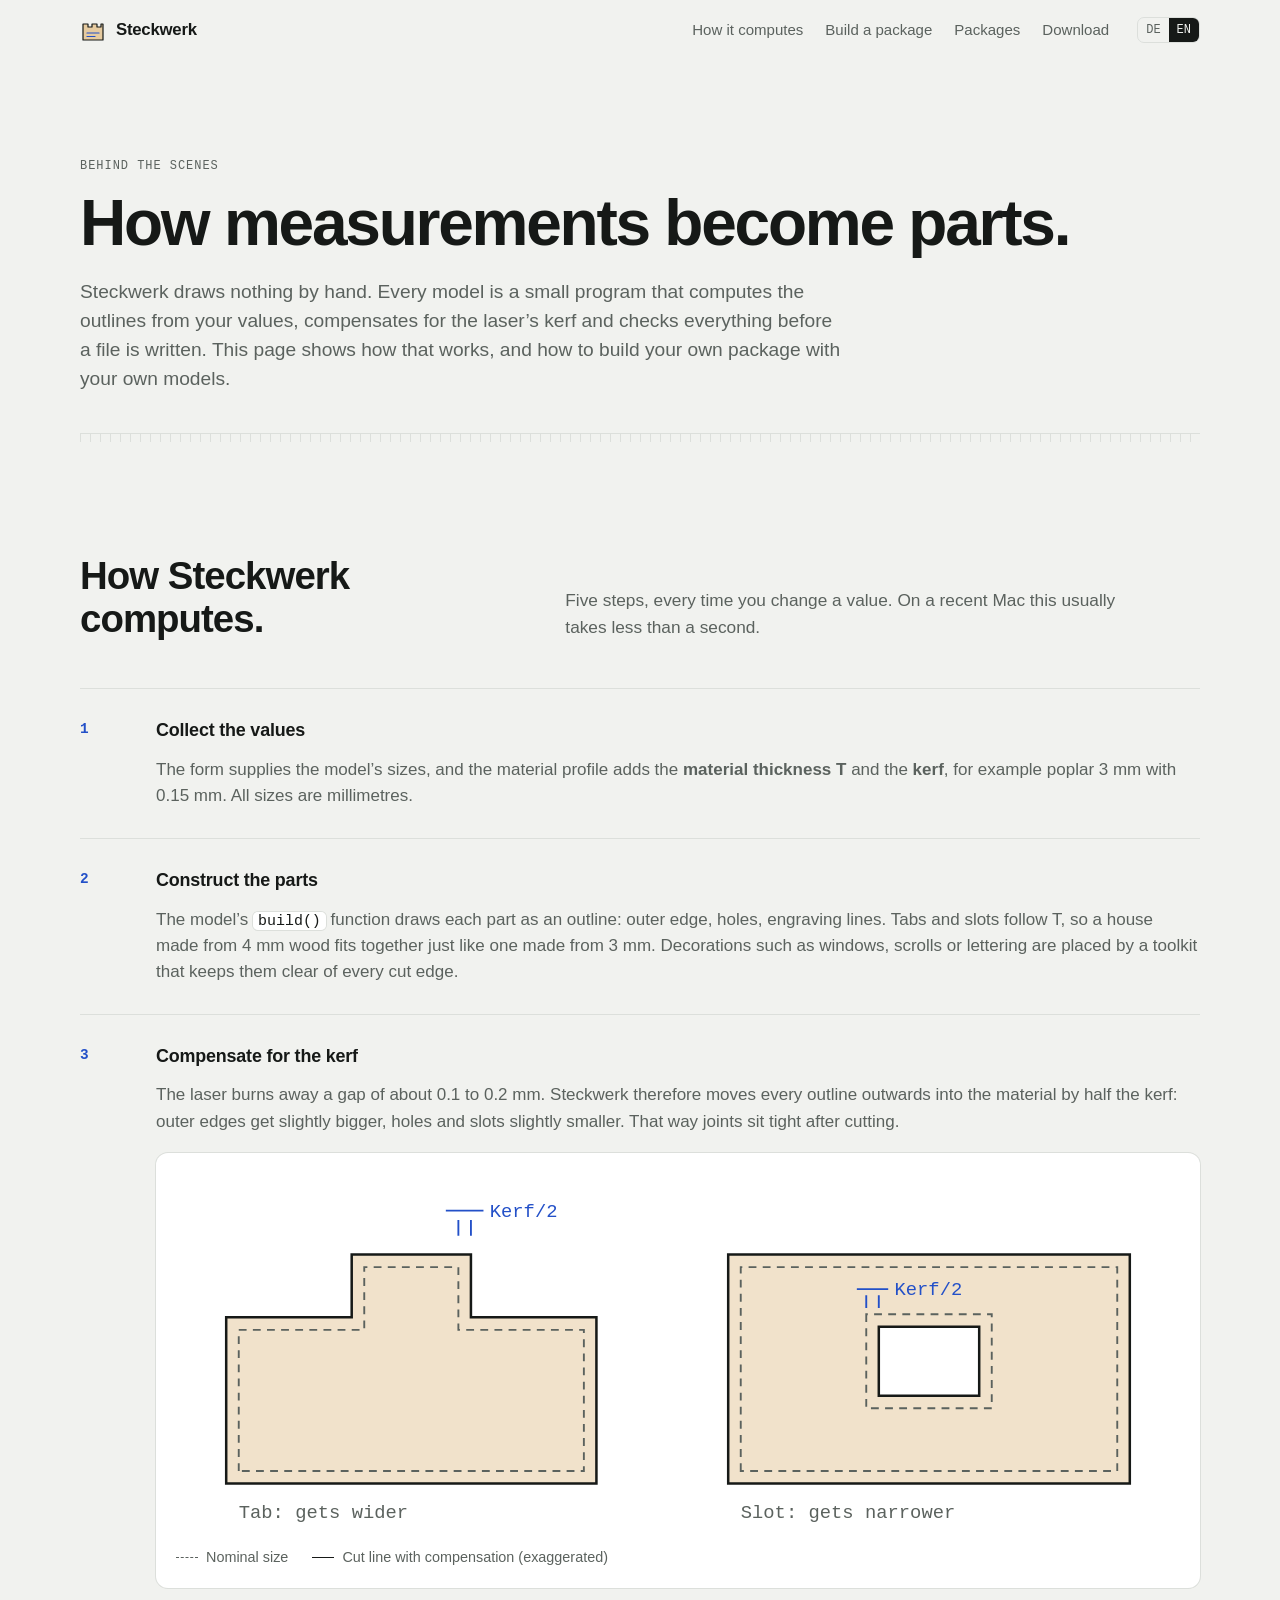
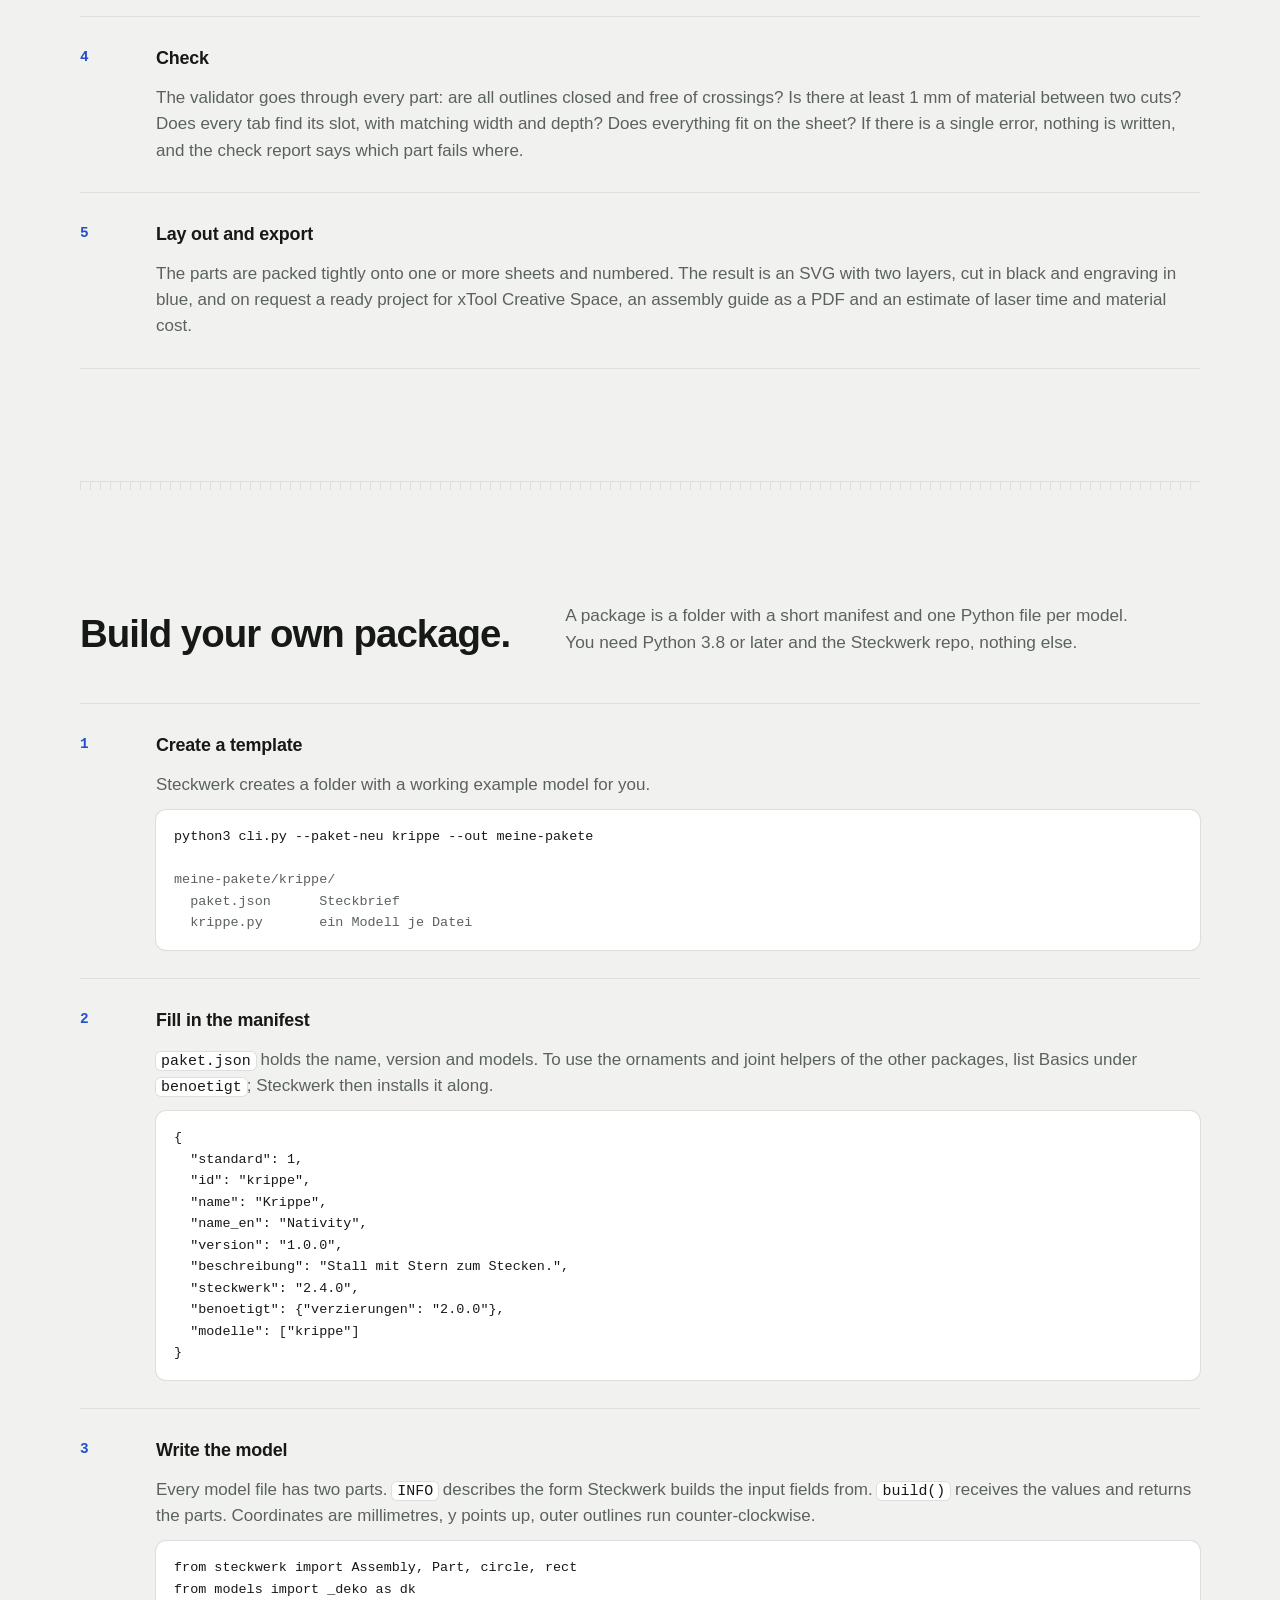
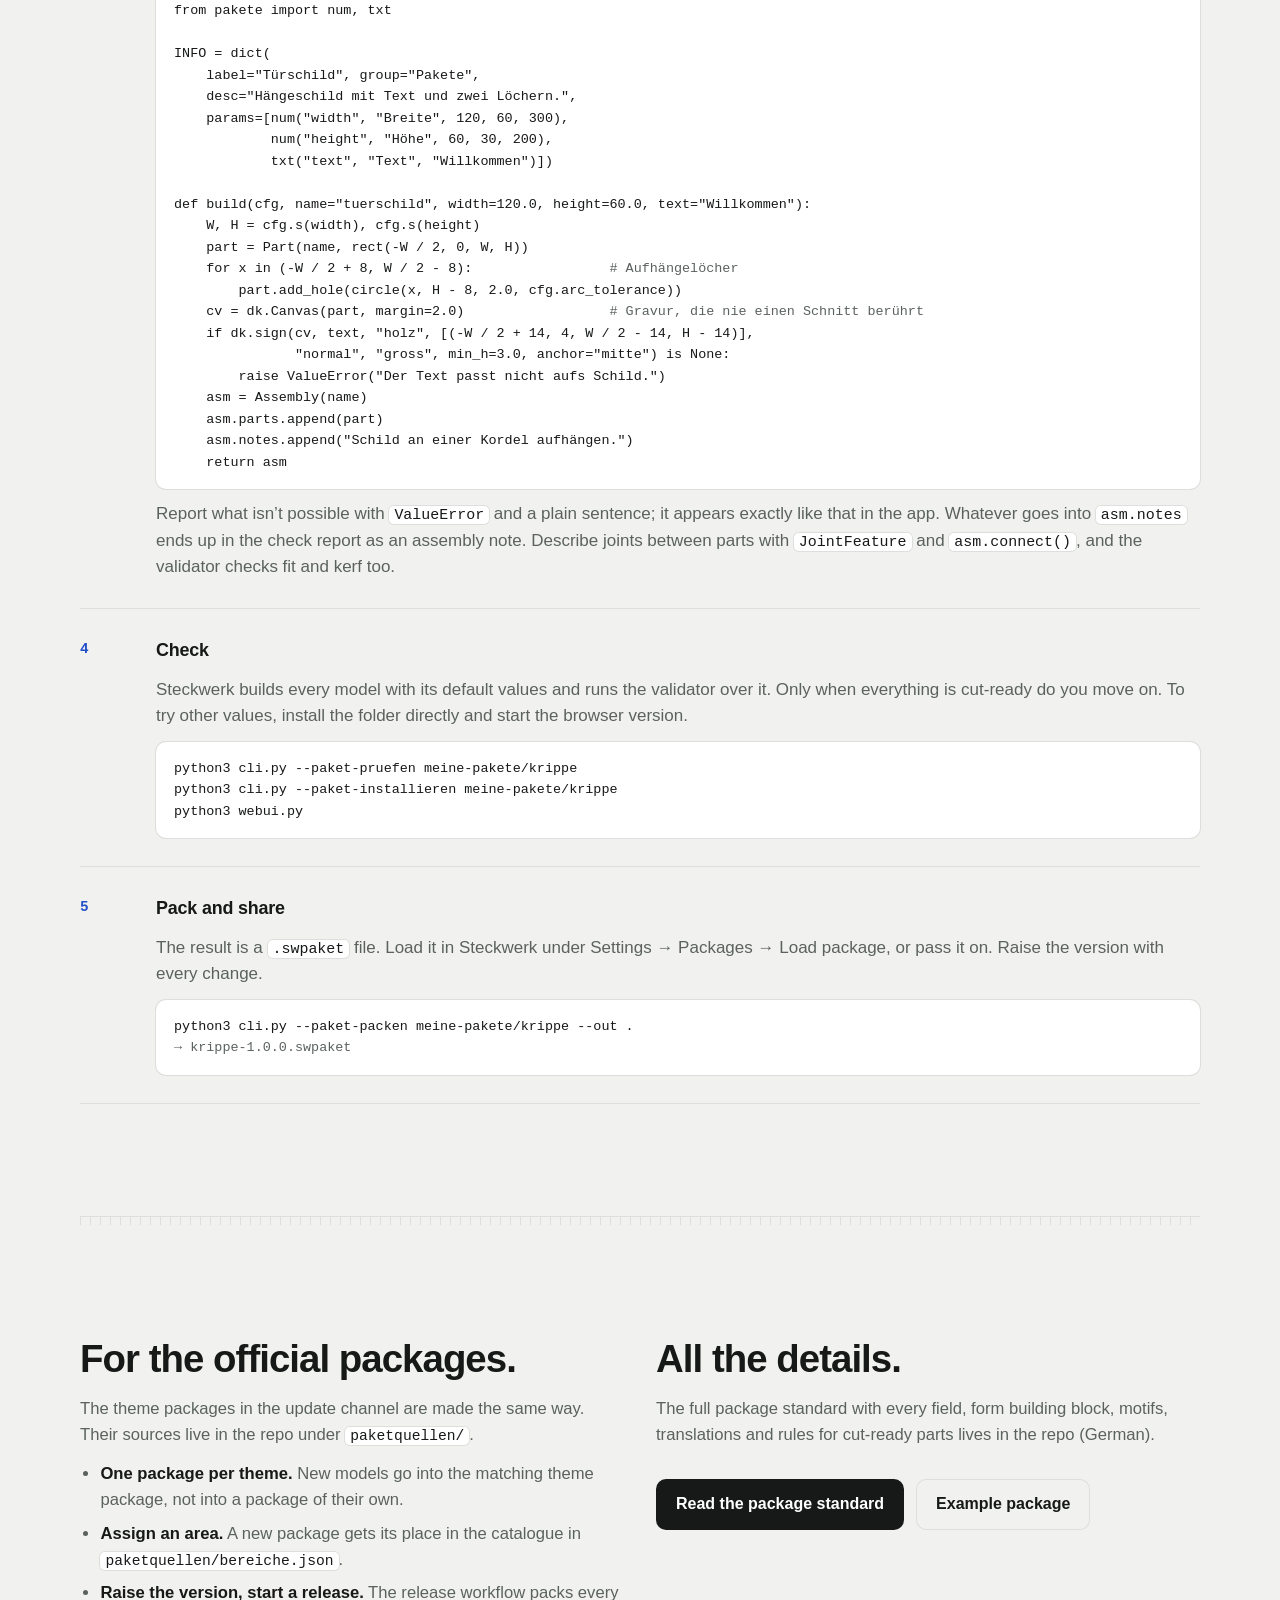
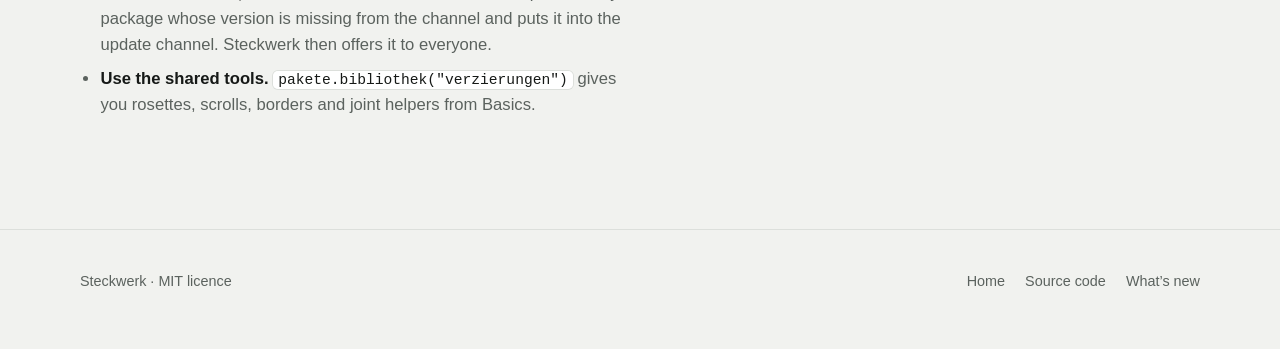
<file: webseite/pakete-bauen.html>
<!doctype html>
<html lang="de">
<head>
<meta charset="utf-8">
<meta name="viewport" content="width=device-width, initial-scale=1, viewport-fit=cover">
<title>Pakete bauen · Steckwerk</title>
<meta name="description" content="Wie Steckwerk aus ein paar Maßen schnittfertige Teile errechnet, und wie du selbst ein Themenpaket mit eigenen Modellen baust, prüfst und packst.">
<meta name="color-scheme" content="light dark">
<link rel="icon" href="bilder/symbol.svg" type="image/svg+xml">
<link rel="stylesheet" href="stil.css">
<style>
/* Sprachblöcke: lange Texte stehen doppelt im HTML, die Sprachwahl blendet einen aus */
html[lang="de"] [lang="en"]:not(html), html[lang="en"] [lang="de"]:not(html) { display: none !important; }
.artikel { max-width: 46rem; }
.artikel p, .artikel li { color: var(--grau); font-size: 1.04rem; }
.artikel p + p { margin-top: 14px; }
.artikel strong { color: var(--tinte); font-weight: 600; }
.artikel ul { padding-left: 1.2em; margin: 14px 0 0; display: grid; gap: 8px; }
.einstieg.schmal .rahmen { grid-template-columns: minmax(0, 1fr); }
.einstieg.schmal p.unter { max-width: 40em; }
.folge { list-style: none; padding: 0; margin: 0; display: grid; gap: 0; counter-reset: s; }
.folge > li { display: grid; grid-template-columns: 56px minmax(0, 1fr); gap: 20px; padding: 28px 0; border-top: 1px solid var(--linie); }
.folge > li:last-child { border-bottom: 1px solid var(--linie); }
.folge > li::before { counter-increment: s; content: counter(s); font: 600 0.9rem var(--mono); color: var(--gravur); padding-top: 4px; }
.folge h3 { margin-bottom: 8px; }
.folge p { color: var(--grau); }
.folge p + p, .folge p + pre, .folge pre + p { margin-top: 12px; }
pre.code { margin: 0; background: var(--flaeche); box-shadow: 0 0 0 1px var(--linie); border-radius: 10px; padding: 16px 18px; overflow-x: auto; font: 0.84rem/1.6 var(--mono); color: var(--tinte); tab-size: 4; }
pre.code .k { color: var(--grau); }
code.i { font-family: var(--mono); font-size: 0.88em; background: var(--flaeche); box-shadow: 0 0 0 1px var(--linie); padding: 1px 5px; border-radius: 5px; color: var(--tinte); }
.zeichnung { background: var(--flaeche); border-radius: 12px; box-shadow: 0 0 0 1px var(--linie); padding: 20px; overflow-x: auto; }
.zeichnung svg { display: block; width: 100%; min-width: 520px; height: auto; }
.zeichnung .soll { fill: none; stroke: var(--grau); stroke-width: 1.2; stroke-dasharray: 5 4; }
.zeichnung .ist { fill: var(--holz); fill-opacity: .55; stroke: var(--tinte); stroke-width: 1.6; fill-rule: evenodd; }
.zeichnung .mass { stroke: var(--gravur); stroke-width: 1.2; fill: none; }
.zeichnung text { font: 12px var(--mono); fill: var(--grau); }
.zeichnung text.blau { fill: var(--gravur); }
.legende { display: flex; flex-wrap: wrap; gap: 8px 24px; margin-top: 12px; color: var(--grau); font-size: 0.9rem; }
.legende span { display: inline-flex; align-items: center; gap: 8px; }
.legende i { display: inline-block; width: 22px; height: 0; border-top: 1.6px solid var(--tinte); }
.legende i.gestrichelt { border-top: 1.2px dashed var(--grau); }
.zwei { display: grid; grid-template-columns: minmax(0, 1fr) minmax(0, 1fr); gap: 32px; align-items: start; }
@media (max-width: 860px) { .zwei { grid-template-columns: minmax(0, 1fr); } .folge > li { grid-template-columns: 32px minmax(0, 1fr); gap: 12px; } }
</style>
</head>
<body>

<header class="kopf" id="kopf">
  <div class="rahmen">
    <a class="wortmarke" href="index.html">
      <svg viewBox="0 0 26 26" aria-hidden="true"><path fill="var(--holz)" stroke="var(--tinte)" stroke-width="1.2" stroke-linejoin="round" d="M3 7h5v3h4V7h5v3h4V7h2v16H3z"/><path fill="none" stroke="var(--gravur)" stroke-width="1.2" stroke-linecap="round" d="M7 16h12M7 19.5h8"/></svg>
      Steckwerk
    </a>
    <nav class="nav" aria-label="Seiten">
      <a href="#rechnen"><span lang="de">So rechnet Steckwerk</span><span lang="en">How it computes</span></a>
      <a href="#bauen"><span lang="de">Paket bauen</span><span lang="en">Build a package</span></a>
      <a href="index.html#pakete"><span lang="de">Pakete</span><span lang="en">Packages</span></a>
      <a href="index.html#laden"><span lang="de">Laden</span><span lang="en">Download</span></a>
    </nav>
    <div class="sprache" role="group" aria-label="Sprache">
      <button type="button" id="sp-de" aria-pressed="true">DE</button>
      <button type="button" id="sp-en" aria-pressed="false">EN</button>
    </div>
  </div>
</header>

<main>
  <section class="einstieg schmal">
    <div class="rahmen">
      <div>
        <p class="marke"><span lang="de">Hinter den Kulissen</span><span lang="en">Behind the scenes</span></p>
        <h1 style="margin-top:14px"><span lang="de">Wie aus Maßen Teile werden.</span><span lang="en">How measurements become parts.</span></h1>
        <p class="unter" lang="de">Steckwerk zeichnet nichts von Hand. Jedes Modell ist ein kleines Programm, das aus deinen Werten die Konturen errechnet, die Schnittbreite des Lasers ausgleicht und alles prüft, bevor eine Datei entsteht. Auf dieser Seite siehst du, wie das abläuft, und wie du selbst ein Paket mit eigenen Modellen baust.</p>
        <p class="unter" lang="en">Steckwerk draws nothing by hand. Every model is a small program that computes the outlines from your values, compensates for the laser’s kerf and checks everything before a file is written. This page shows how that works, and how to build your own package with your own models.</p>
      </div>
    </div>
  </section>

  <div class="rahmen"><div class="trenner"></div></div>

  <section class="abschnitt" id="rechnen">
    <div class="rahmen">
      <div class="kopfzeile">
        <h2><span lang="de">So rechnet Steckwerk.</span><span lang="en">How Steckwerk computes.</span></h2>
        <p lang="de">Fünf Schritte, jedes Mal, wenn du einen Wert änderst. Auf einem neueren Mac dauert das meist weniger als eine Sekunde.</p>
        <p lang="en">Five steps, every time you change a value. On a recent Mac this usually takes less than a second.</p>
      </div>

      <ol class="folge">
        <li>
          <div>
            <h3><span lang="de">Werte sammeln</span><span lang="en">Collect the values</span></h3>
            <p lang="de">Aus dem Formular kommen die Maße des Modells, dazu aus dem Materialprofil die <strong>Materialstärke T</strong> und die <strong>Schnittbreite (Kerf)</strong>, zum Beispiel Pappel 3 mm mit 0,15 mm. Alle Maße sind Millimeter.</p>
            <p lang="en">The form supplies the model’s sizes, and the material profile adds the <strong>material thickness T</strong> and the <strong>kerf</strong>, for example poplar 3 mm with 0.15 mm. All sizes are millimetres.</p>
          </div>
        </li>
        <li>
          <div>
            <h3><span lang="de">Teile konstruieren</span><span lang="en">Construct the parts</span></h3>
            <p lang="de">Die Funktion <code class="i">build()</code> des Modells zeichnet jedes Teil als Kontur: Außenkante, Löcher, Gravurlinien. Zinken und Schlitze richten sich nach T, damit ein Haus aus 4 mm Holz genauso zusammengeht wie eines aus 3 mm. Verzierungen wie Fenster, Ranken oder Schrift setzt ein Baukasten so, dass sie nie eine Schnittkante berühren.</p>
            <p lang="en">The model’s <code class="i">build()</code> function draws each part as an outline: outer edge, holes, engraving lines. Tabs and slots follow T, so a house made from 4 mm wood fits together just like one made from 3 mm. Decorations such as windows, scrolls or lettering are placed by a toolkit that keeps them clear of every cut edge.</p>
          </div>
        </li>
        <li>
          <div>
            <h3><span lang="de">Schnittbreite ausgleichen</span><span lang="en">Compensate for the kerf</span></h3>
            <p lang="de">Der Laser brennt eine Fuge von etwa 0,1 bis 0,2 mm weg. Steckwerk verschiebt deshalb jede Kontur um die halbe Schnittbreite nach außen ins Material: Außenkanten werden etwas größer, Löcher und Schlitze etwas kleiner. So sitzen Steckungen nach dem Schneiden stramm.</p>
            <p lang="en">The laser burns away a gap of about 0.1 to 0.2 mm. Steckwerk therefore moves every outline outwards into the material by half the kerf: outer edges get slightly bigger, holes and slots slightly smaller. That way joints sit tight after cutting.</p>
            <div class="zeichnung" style="margin-top:18px">
              <svg viewBox="0 0 640 230" role="img" aria-label="Kerf-Ausgleich an Zinken und Schlitz">
                <path class="ist" d="M32,198 L32,92 L112,92 L112,52 L188,52 L188,92 L268,92 L268,198 Z"/>
                <path class="soll" d="M40,190 L40,100 L120,100 L120,60 L180,60 L180,100 L260,100 L260,190 Z"/>
                <path class="mass" d="M188,40 L188,30 M180,40 L180,30 M172,24 L196,24"/>
                <text x="200" y="28" class="blau">Kerf/2</text>
                <text x="40" y="220" lang="de">Zinken: wird breiter</text>
                <text x="40" y="220" lang="en">Tab: gets wider</text>
                <path class="ist" d="M352,198 L352,52 L608,52 L608,198 Z M448,98 L448,142 L512,142 L512,98 Z"/>
                <path class="soll" d="M360,190 L360,60 L600,60 L600,190 Z M440,90 L440,150 L520,150 L520,90 Z"/>
                <path class="mass" d="M440,78 L440,86 M448,78 L448,86 M434,74 L454,74"/>
                <text x="458" y="78" class="blau">Kerf/2</text>
                <text x="360" y="220" lang="de">Schlitz: wird schmaler</text>
                <text x="360" y="220" lang="en">Slot: gets narrower</text>
              </svg>
              <div class="legende">
                <span><i class="gestrichelt"></i><span lang="de">Sollmaß</span><span lang="en">Nominal size</span></span>
                <span><i></i><span lang="de">Schnittlinie mit Ausgleich (hier stark vergrößert)</span><span lang="en">Cut line with compensation (exaggerated)</span></span>
              </div>
            </div>
          </div>
        </li>
        <li>
          <div>
            <h3><span lang="de">Prüfen</span><span lang="en">Check</span></h3>
            <p lang="de">Der Validator geht jedes Teil durch: Sind alle Konturen geschlossen und kreuzungsfrei? Bleibt zwischen zwei Schnitten mindestens 1 mm Material stehen? Findet jeder Zinken seinen Schlitz, mit passender Breite und Tiefe? Passt alles auf die Platte? Gibt es auch nur einen Fehler, wird nichts geschrieben, und der Prüfbericht sagt, welches Teil wo hakt.</p>
            <p lang="en">The validator goes through every part: are all outlines closed and free of crossings? Is there at least 1 mm of material between two cuts? Does every tab find its slot, with matching width and depth? Does everything fit on the sheet? If there is a single error, nothing is written, and the check report says which part fails where.</p>
          </div>
        </li>
        <li>
          <div>
            <h3><span lang="de">Anordnen und ausgeben</span><span lang="en">Lay out and export</span></h3>
            <p lang="de">Die Teile werden dicht auf eine oder mehrere Platten verteilt und mit Teilenummern versehen. Heraus kommt eine SVG mit zwei Ebenen, Schnitt in Schwarz und Gravur in Blau, und auf Wunsch ein fertiges Projekt für xTool Creative Space, eine Montageanleitung als PDF und eine Schätzung von Laserzeit und Materialkosten.</p>
            <p lang="en">The parts are packed tightly onto one or more sheets and numbered. The result is an SVG with two layers, cut in black and engraving in blue, and on request a ready project for xTool Creative Space, an assembly guide as a PDF and an estimate of laser time and material cost.</p>
          </div>
        </li>
      </ol>
    </div>
  </section>

  <div class="rahmen"><div class="trenner"></div></div>

  <section class="abschnitt" id="bauen">
    <div class="rahmen">
      <div class="kopfzeile">
        <h2><span lang="de">Ein eigenes Paket bauen.</span><span lang="en">Build your own package.</span></h2>
        <p lang="de">Ein Paket ist ein Ordner mit einem Steckbrief und je Modell einer Python-Datei. Du brauchst Python 3.8 oder neuer und das Steckwerk-Repo, sonst nichts.</p>
        <p lang="en">A package is a folder with a short manifest and one Python file per model. You need Python 3.8 or later and the Steckwerk repo, nothing else.</p>
      </div>

      <ol class="folge">
        <li>
          <div>
            <h3><span lang="de">Vorlage anlegen</span><span lang="en">Create a template</span></h3>
            <p lang="de">Steckwerk legt dir einen Ordner mit einem lauffähigen Beispielmodell an.</p>
            <p lang="en">Steckwerk creates a folder with a working example model for you.</p>
<pre class="code">python3 cli.py --paket-neu krippe --out meine-pakete

<span class="k">meine-pakete/krippe/
  paket.json      Steckbrief
  krippe.py       ein Modell je Datei</span></pre>
          </div>
        </li>
        <li>
          <div>
            <h3><span lang="de">Steckbrief ausfüllen</span><span lang="en">Fill in the manifest</span></h3>
            <p lang="de">In <code class="i">paket.json</code> stehen Name, Version und die Modelle. Wer Ornamente und Steckhelfer der anderen Pakete nutzen will, trägt Grundlagen unter <code class="i">benoetigt</code> ein; Steckwerk installiert es dann mit.</p>
            <p lang="en"><code class="i">paket.json</code> holds the name, version and models. To use the ornaments and joint helpers of the other packages, list Basics under <code class="i">benoetigt</code>; Steckwerk then installs it along.</p>
<pre class="code">{
  "standard": 1,
  "id": "krippe",
  "name": "Krippe",
  "name_en": "Nativity",
  "version": "1.0.0",
  "beschreibung": "Stall mit Stern zum Stecken.",
  "steckwerk": "2.4.0",
  "benoetigt": {"verzierungen": "2.0.0"},
  "modelle": ["krippe"]
}</pre>
          </div>
        </li>
        <li>
          <div>
            <h3><span lang="de">Modell schreiben</span><span lang="en">Write the model</span></h3>
            <p lang="de">Jede Modelldatei hat zwei Teile. <code class="i">INFO</code> beschreibt das Formular, aus dem Steckwerk die Eingabefelder baut. <code class="i">build()</code> bekommt die Werte und gibt die Teile zurück. Koordinaten sind Millimeter, y zeigt nach oben, Außenkonturen laufen gegen den Uhrzeigersinn.</p>
            <p lang="en">Every model file has two parts. <code class="i">INFO</code> describes the form Steckwerk builds the input fields from. <code class="i">build()</code> receives the values and returns the parts. Coordinates are millimetres, y points up, outer outlines run counter-clockwise.</p>
<pre class="code">from steckwerk import Assembly, Part, circle, rect
from models import _deko as dk
from pakete import num, txt

INFO = dict(
    label="Türschild", group="Pakete",
    desc="Hängeschild mit Text und zwei Löchern.",
    params=[num("width", "Breite", 120, 60, 300),
            num("height", "Höhe", 60, 30, 200),
            txt("text", "Text", "Willkommen")])

def build(cfg, name="tuerschild", width=120.0, height=60.0, text="Willkommen"):
    W, H = cfg.s(width), cfg.s(height)
    part = Part(name, rect(-W / 2, 0, W, H))
    for x in (-W / 2 + 8, W / 2 - 8):                 <span class="k"># Aufhängelöcher</span>
        part.add_hole(circle(x, H - 8, 2.0, cfg.arc_tolerance))
    cv = dk.Canvas(part, margin=2.0)                  <span class="k"># Gravur, die nie einen Schnitt berührt</span>
    if dk.sign(cv, text, "holz", [(-W / 2 + 14, 4, W / 2 - 14, H - 14)],
               "normal", "gross", min_h=3.0, anchor="mitte") is None:
        raise ValueError("Der Text passt nicht aufs Schild.")
    asm = Assembly(name)
    asm.parts.append(part)
    asm.notes.append("Schild an einer Kordel aufhängen.")
    return asm</pre>
            <p lang="de">Was nicht geht, meldest du mit <code class="i">ValueError</code> und einem verständlichen Satz; der erscheint genau so in der App. Was in <code class="i">asm.notes</code> steht, landet als Montagehinweis im Prüfbericht. Steckverbindungen zwischen Teilen beschreibst du mit <code class="i">JointFeature</code> und <code class="i">asm.connect()</code>, dann prüft der Validator auch Passung und Kerf.</p>
            <p lang="en">Report what isn’t possible with <code class="i">ValueError</code> and a plain sentence; it appears exactly like that in the app. Whatever goes into <code class="i">asm.notes</code> ends up in the check report as an assembly note. Describe joints between parts with <code class="i">JointFeature</code> and <code class="i">asm.connect()</code>, and the validator checks fit and kerf too.</p>
          </div>
        </li>
        <li>
          <div>
            <h3><span lang="de">Prüfen</span><span lang="en">Check</span></h3>
            <p lang="de">Steckwerk baut jedes Modell mit seinen Standardwerten und lässt den Validator darüber laufen. Erst wenn alles schnittfertig ist, geht es weiter. Zum Ausprobieren mit anderen Werten installierst du den Ordner direkt und startest die Browser-Oberfläche.</p>
            <p lang="en">Steckwerk builds every model with its default values and runs the validator over it. Only when everything is cut-ready do you move on. To try other values, install the folder directly and start the browser version.</p>
<pre class="code">python3 cli.py --paket-pruefen meine-pakete/krippe
python3 cli.py --paket-installieren meine-pakete/krippe
python3 webui.py</pre>
          </div>
        </li>
        <li>
          <div>
            <h3><span lang="de">Packen und weitergeben</span><span lang="en">Pack and share</span></h3>
            <p lang="de">Heraus kommt eine <code class="i">.swpaket</code>-Datei. Die lädst du in Steckwerk unter Einstellungen → Pakete → Paket laden, oder du gibst sie weiter. Bei jeder Änderung die Version erhöhen.</p>
            <p lang="en">The result is a <code class="i">.swpaket</code> file. Load it in Steckwerk under Settings → Packages → Load package, or pass it on. Raise the version with every change.</p>
<pre class="code">python3 cli.py --paket-packen meine-pakete/krippe --out .
<span class="k">→ krippe-1.0.0.swpaket</span></pre>
          </div>
        </li>
      </ol>
    </div>
  </section>

  <div class="rahmen"><div class="trenner"></div></div>

  <section class="abschnitt">
    <div class="rahmen zwei">
      <div class="artikel">
        <h2><span lang="de">Für die offiziellen Pakete.</span><span lang="en">For the official packages.</span></h2>
        <p lang="de" style="margin-top:16px">Die Themenpakete im Update-Kanal entstehen genauso. Ihre Quellen liegen im Repo unter <code class="i">paketquellen/</code>.</p>
        <p lang="en" style="margin-top:16px">The theme packages in the update channel are made the same way. Their sources live in the repo under <code class="i">paketquellen/</code>.</p>
        <ul lang="de">
          <li><strong>Ein Paket je Thema.</strong> Neue Modelle kommen in das passende Themenpaket, nicht in ein eigenes.</li>
          <li><strong>Bereich eintragen.</strong> Ein neues Paket bekommt in <code class="i">paketquellen/bereiche.json</code> seinen Platz im Katalog.</li>
          <li><strong>Version erhöhen, Release starten.</strong> Der Release-Workflow packt jedes Paket, dessen Version im Kanal noch fehlt, und stellt es in den Update-Kanal. Steckwerk bietet es dann allen an.</li>
          <li><strong>Gemeinsame Werkzeuge nutzen.</strong> Mit <code class="i">pakete.bibliothek("verzierungen")</code> stehen Rosetten, Ranken, Bordüren und Steckhelfer aus Grundlagen bereit.</li>
        </ul>
        <ul lang="en">
          <li><strong>One package per theme.</strong> New models go into the matching theme package, not into a package of their own.</li>
          <li><strong>Assign an area.</strong> A new package gets its place in the catalogue in <code class="i">paketquellen/bereiche.json</code>.</li>
          <li><strong>Raise the version, start a release.</strong> The release workflow packs every package whose version is missing from the channel and puts it into the update channel. Steckwerk then offers it to everyone.</li>
          <li><strong>Use the shared tools.</strong> <code class="i">pakete.bibliothek("verzierungen")</code> gives you rosettes, scrolls, borders and joint helpers from Basics.</li>
        </ul>
      </div>
      <div class="artikel">
        <h2><span lang="de">Alles im Detail.</span><span lang="en">All the details.</span></h2>
        <p lang="de" style="margin-top:16px">Der vollständige Paket-Standard mit allen Feldern, Formular-Bausteinen, Motiven, Übersetzungen und Regeln für schnittfertige Teile steht im Repo.</p>
        <p lang="en" style="margin-top:16px">The full package standard with every field, form building block, motifs, translations and rules for cut-ready parts lives in the repo (German).</p>
        <div class="aktion">
          <a class="knopf" href="https://github.com/chr-braun/steckwerk/blob/main/PAKETE.md"><span lang="de">Paket-Standard lesen</span><span lang="en">Read the package standard</span></a>
          <a class="knopf leise" href="https://github.com/chr-braun/steckwerk/tree/main/beispiel-pakete/tuerschild"><span lang="de">Beispielpaket</span><span lang="en">Example package</span></a>
        </div>
      </div>
    </div>
  </section>
</main>

<footer class="fuss">
  <div class="rahmen">
    <span>Steckwerk · <span lang="de">MIT-Lizenz</span><span lang="en">MIT licence</span></span>
    <nav aria-label="Weitere Links">
      <a href="index.html"><span lang="de">Startseite</span><span lang="en">Home</span></a>
      <a href="https://github.com/chr-braun/steckwerk"><span lang="de">Quellcode</span><span lang="en">Source code</span></a>
      <a href="https://github.com/chr-braun/steckwerk/blob/main/CHANGELOG.md"><span lang="de">Was ist neu</span><span lang="en">What’s new</span></a>
    </nav>
  </div>
</footer>

<script>
(function () {
  "use strict";
  var sprache = "";
  try { sprache = localStorage.getItem("steckwerk-sprache") || ""; } catch (e) {}
  if (sprache !== "de" && sprache !== "en") sprache = /^de\b/i.test(navigator.language || "de") ? "de" : "en";
  function setze(neu) {
    sprache = neu;
    try { localStorage.setItem("steckwerk-sprache", neu); } catch (e) {}
    document.documentElement.lang = neu;
    document.getElementById("sp-de").setAttribute("aria-pressed", neu === "de");
    document.getElementById("sp-en").setAttribute("aria-pressed", neu === "en");
  }
  document.getElementById("sp-de").addEventListener("click", function () { setze("de"); });
  document.getElementById("sp-en").addEventListener("click", function () { setze("en"); });
  var kopf = document.getElementById("kopf");
  addEventListener("scroll", function () { kopf.classList.toggle("gerollt", scrollY > 8); }, { passive: true });
  setze(sprache);
})();
</script>
</body>
</html>
</file>
<file: webseite/stil.css>
/* Werkstattplatte: Inhalte liegen auf einer Platte, Abschnitte werden von Millimeterlinealen getrennt.
   Schnitt = Tinte, Gravur = Blau – dieselben zwei Farben wie in jeder Steckwerk-Datei. */
:root {
  --platte: #f1f2ef;      /* Seite */
  --flaeche: #ffffff;     /* Karten, Fenster */
  --tinte: #161917;       /* Text, Schnittlinie */
  --grau: #5b625e;        /* Nebentext */
  --linie: #dcdfdb;       /* Haarlinien, Lineal */
  --gravur: #2350c8;      /* Akzent: Gravur-Ebene */
  --holz: #e6cba0;
  --knopf-text: #ffffff;
  --schrift: -apple-system, BlinkMacSystemFont, "SF Pro Text", "Segoe UI", Roboto, "Helvetica Neue", Arial, sans-serif;
  --anzeige: -apple-system, BlinkMacSystemFont, "SF Pro Display", "Segoe UI", Roboto, "Helvetica Neue", Arial, sans-serif;
  --mono: ui-monospace, "SF Mono", SFMono-Regular, Menlo, Consolas, monospace;
  --mm: 1.9px;            /* Maßstab der Werkstück-Leiste */
  color-scheme: light;
}
@media (prefers-color-scheme: dark) {
  :root:not([data-theme="light"]) {
    --platte: #151716; --flaeche: #1d201e; --tinte: #eceeec; --grau: #a3aaa6;
    --linie: #2e3330; --gravur: #7d9cff; --holz: #d9b98a; --knopf-text: #151716; color-scheme: dark;
  }
}
:root[data-theme="dark"] {
  --platte: #151716; --flaeche: #1d201e; --tinte: #eceeec; --grau: #a3aaa6;
  --linie: #2e3330; --gravur: #7d9cff; --holz: #d9b98a; --knopf-text: #151716; color-scheme: dark;
}

* { box-sizing: border-box; }
html { -webkit-text-size-adjust: 100%; scroll-behavior: smooth; }
@media (prefers-reduced-motion: reduce) { html { scroll-behavior: auto; } }
body {
  margin: 0; background: var(--platte); color: var(--tinte);
  font: 17px/1.55 var(--schrift); -webkit-font-smoothing: antialiased;
}
img { max-width: 100%; height: auto; display: block; }
a { color: var(--gravur); text-decoration: none; }
a:hover { text-decoration: underline; text-underline-offset: 3px; }
:focus-visible { outline: 2px solid var(--gravur); outline-offset: 3px; border-radius: 4px; }
.rahmen {
  max-width: 1160px; margin: 0 auto;
  padding-left: max(20px, env(safe-area-inset-left, 0px));
  padding-right: max(20px, env(safe-area-inset-right, 0px));
}
h1, h2, h3 { font-family: var(--anzeige); text-wrap: balance; margin: 0; }
h1 { font-size: clamp(2.4rem, 5.4vw, 4rem); line-height: 1.04; letter-spacing: -0.035em; font-weight: 700; }
h2 { font-size: clamp(1.7rem, 3.2vw, 2.4rem); line-height: 1.12; letter-spacing: -0.025em; font-weight: 700; }
h3 { font-size: 1.12rem; letter-spacing: -0.01em; font-weight: 650; }
p { margin: 0; }
.mono { font-family: var(--mono); font-size: 0.8125rem; letter-spacing: 0; font-variant-numeric: tabular-nums; }
.marke { font-family: var(--mono); font-size: 0.75rem; text-transform: uppercase; letter-spacing: 0.08em; color: var(--grau); }

/* Kopfzeile */
body::before { content: ""; position: fixed; inset: 0 0 auto; height: env(safe-area-inset-top, 0px); z-index: 10; background: var(--platte); }
.kopf { position: sticky; top: env(safe-area-inset-top, 0px); z-index: 5; background: color-mix(in srgb, var(--platte) 88%, transparent); backdrop-filter: saturate(1.4) blur(12px); -webkit-backdrop-filter: saturate(1.4) blur(12px); border-bottom: 1px solid transparent; transition: border-color .2s; }
.kopf.gerollt { border-bottom-color: var(--linie); }
.kopf .rahmen { display: flex; align-items: center; gap: 28px; height: 60px; }
.wortmarke { display: flex; align-items: center; gap: 10px; color: var(--tinte); font-weight: 700; font-size: 1.05rem; letter-spacing: -0.015em; }
.wortmarke:hover { text-decoration: none; }
.wortmarke svg { width: 26px; height: 26px; }
.nav { display: flex; gap: 22px; margin-left: auto; font-size: 0.94rem; }
.nav a { color: var(--grau); }
.nav a:hover { color: var(--tinte); text-decoration: none; }
.sprache { display: flex; border: 1px solid var(--linie); border-radius: 7px; overflow: hidden; }
.sprache button { font: 500 0.75rem var(--mono); padding: 5px 8px; border: 0; background: transparent; color: var(--grau); cursor: pointer; }
.sprache button[aria-pressed="true"] { background: var(--tinte); color: var(--platte); }
@media (max-width: 760px) { .nav { display: none; } .sprache { margin-left: auto; } }

/* Knöpfe */
.knopf { display: inline-flex; align-items: center; gap: 10px; padding: 13px 20px; border-radius: 10px; font-weight: 600; font-size: 1rem; background: var(--tinte); color: var(--knopf-text); }
.knopf:hover { text-decoration: none; opacity: .88; }
.knopf svg { width: 18px; height: 18px; }
.knopf.leise { background: transparent; color: var(--tinte); box-shadow: inset 0 0 0 1px var(--linie); }

/* Einstieg */
.einstieg { padding-block: clamp(48px, 8vw, 96px) 40px; }
.einstieg .rahmen { display: grid; grid-template-columns: minmax(0, 5fr) minmax(0, 7fr); gap: clamp(32px, 5vw, 64px); align-items: center; }
.einstieg p.unter { font-size: 1.2rem; line-height: 1.5; color: var(--grau); margin-top: 22px; max-width: 30em; }
.aktion { display: flex; flex-wrap: wrap; gap: 12px; margin-top: 32px; }
.version { margin-top: 16px; color: var(--grau); }
.fenster { border-radius: 12px; overflow: hidden; background: var(--flaeche); box-shadow: 0 0 0 1px var(--linie), 0 30px 60px -30px rgb(0 0 0 / .28), 0 12px 24px -12px rgb(0 0 0 / .12); }
@media (max-width: 860px) { .einstieg .rahmen { grid-template-columns: 1fr; } }

/* Werkstück-Leiste: Modelle im echten Größenverhältnis über einem Lineal */
.leiste { padding-block: 28px 8px; overflow: hidden; }
.leiste .stuecke { display: flex; align-items: flex-end; gap: calc(14 * var(--mm)); padding-bottom: 14px; overflow-x: auto; scrollbar-width: none; }
.leiste .stuecke::-webkit-scrollbar { display: none; }
.stueck { flex: none; display: flex; flex-direction: column; align-items: center; gap: 8px; }
.stueck img { height: auto; }
.stueck span { color: var(--grau); text-align: center; line-height: 1.35; }
.lineal { height: 22px; background-image:
  linear-gradient(to right, var(--grau) 1px, transparent 1px),
  linear-gradient(to right, var(--linie) 1px, transparent 1px);
  background-size: calc(10 * var(--mm)) 12px, var(--mm) 6px; background-repeat: repeat-x; background-position: 0 0, 0 0;
  border-top: 1px solid var(--grau); }
.lineal-text { display: flex; justify-content: space-between; color: var(--grau); margin-top: 2px; }

/* Abschnitte */
section.abschnitt { padding-block: clamp(64px, 9vw, 112px); }
.trenner { height: 9px; background-image: linear-gradient(to right, var(--linie) 1px, transparent 1px); background-size: 10px 9px; border-top: 1px solid var(--linie); }
.kopfzeile { display: grid; grid-template-columns: minmax(0, 5fr) minmax(0, 7fr); gap: 32px; align-items: end; margin-bottom: 48px; }
.kopfzeile p { color: var(--grau); font-size: 1.08rem; max-width: 34em; }
@media (max-width: 860px) { .kopfzeile { grid-template-columns: 1fr; gap: 16px; } }

/* Ablauf */
.ablauf { display: grid; grid-template-columns: repeat(3, minmax(0, 1fr)); gap: 28px; counter-reset: schritt; }
.schritt { display: flex; flex-direction: column; gap: 14px; }
.schritt .fenster { aspect-ratio: 16 / 10; }
.schritt .fenster img { width: 100%; height: 100%; object-fit: cover; object-position: var(--fokus, 50% 50%); }
.schritt h3::before { counter-increment: schritt; content: counter(schritt); font: 600 0.8rem var(--mono); color: var(--gravur); margin-right: 10px; }
.schritt p { color: var(--grau); font-size: 0.97rem; }
@media (max-width: 860px) { .ablauf { grid-template-columns: 1fr; } }

/* Pakete: Bereiche fließen nebeneinander, kleine Bereiche teilen sich eine Reihe */
#bereiche { display: flex; flex-wrap: wrap; gap: 48px 20px; }
.bereich { flex: var(--n) 1 calc(var(--n) * 300px + (var(--n) - 1) * 20px); max-width: calc(var(--n) * 380px + (var(--n) - 1) * 20px); min-width: 0; display: flex; flex-direction: column; gap: 16px; }
.bereich-name { display: flex; align-items: baseline; gap: 12px; flex-wrap: wrap; padding-bottom: 12px; border-bottom: 1px solid var(--linie); }
.bereich-name h3 { font-size: 1.05rem; }
.bereich-name p { color: var(--grau); font-size: 0.9rem; }
.karten { display: grid; grid-template-columns: repeat(var(--n), minmax(0, 1fr)); gap: 20px; flex: 1; }
.karte { display: flex; flex-direction: column; background: var(--flaeche); border-radius: 12px; box-shadow: 0 0 0 1px var(--linie); overflow: hidden; }
.karte .bild { aspect-ratio: 4 / 3; display: flex; padding: 22px; min-height: 0; background-image: radial-gradient(var(--linie) 1px, transparent 1px); background-size: 12px 12px; }
.karte .bild img { width: 100%; height: 100%; min-height: 0; object-fit: contain; filter: drop-shadow(0 1px 1px rgb(60 40 20 / .12)); }
.karte .text { padding: 18px 20px 20px; display: flex; flex-direction: column; gap: 8px; flex: 1; border-top: 1px solid var(--linie); }
.karte .zeile { display: flex; justify-content: space-between; align-items: baseline; gap: 12px; }
.karte .text p { color: var(--grau); font-size: 0.93rem; line-height: 1.5; }
.karte .masse { margin-top: auto; padding-top: 6px; color: var(--grau); }
@media (max-width: 680px) { .karten { grid-template-columns: minmax(0, 1fr); } .bereich { flex-basis: 100%; max-width: none; } }

/* Prüfung */
.pruefung { display: grid; grid-template-columns: minmax(0, 5fr) minmax(0, 7fr); gap: clamp(32px, 5vw, 64px); align-items: center; }
.pruefliste { list-style: none; padding: 0; margin: 28px 0 0; display: grid; gap: 0; }
.pruefliste li { display: grid; grid-template-columns: 120px minmax(0, 1fr); gap: 16px; padding: 14px 0; border-top: 1px solid var(--linie); }
.pruefliste li:last-child { border-bottom: 1px solid var(--linie); }
.pruefliste .mono { color: var(--gravur); padding-top: 3px; }
.pruefliste span:last-child { color: var(--grau); font-size: 0.97rem; }
@media (max-width: 860px) { .pruefung { grid-template-columns: 1fr; } .pruefliste li { grid-template-columns: 1fr; gap: 2px; } }

/* Laden */
.wege { display: grid; grid-template-columns: 1.3fr 1fr 1fr; gap: 20px; }
.weg { background: var(--flaeche); border-radius: 12px; box-shadow: 0 0 0 1px var(--linie); padding: 28px; display: flex; flex-direction: column; gap: 12px; }
.weg p { color: var(--grau); font-size: 0.97rem; }
.weg code { font-family: var(--mono); font-size: 0.85rem; background: var(--platte); padding: 2px 6px; border-radius: 5px; color: var(--tinte); }
.weg .knopf { align-self: flex-start; margin-top: auto; }
.weg.haupt { background: var(--tinte); color: var(--platte); box-shadow: none; }
.weg.haupt p { color: color-mix(in srgb, var(--platte) 72%, transparent); }
.weg.haupt .knopf { background: var(--platte); color: var(--tinte); }
.weg.haupt .marke { color: color-mix(in srgb, var(--platte) 60%, transparent); }
@media (max-width: 960px) { .wege { grid-template-columns: 1fr; } }

/* Fuß */
.fuss { padding-block: 40px 56px; border-top: 1px solid var(--linie); color: var(--grau); font-size: 0.9rem; }
.fuss .rahmen { display: flex; flex-wrap: wrap; gap: 12px 28px; align-items: center; }
.fuss nav { display: flex; flex-wrap: wrap; gap: 20px; margin-left: auto; }
.fuss a { color: var(--grau); }
</file>
